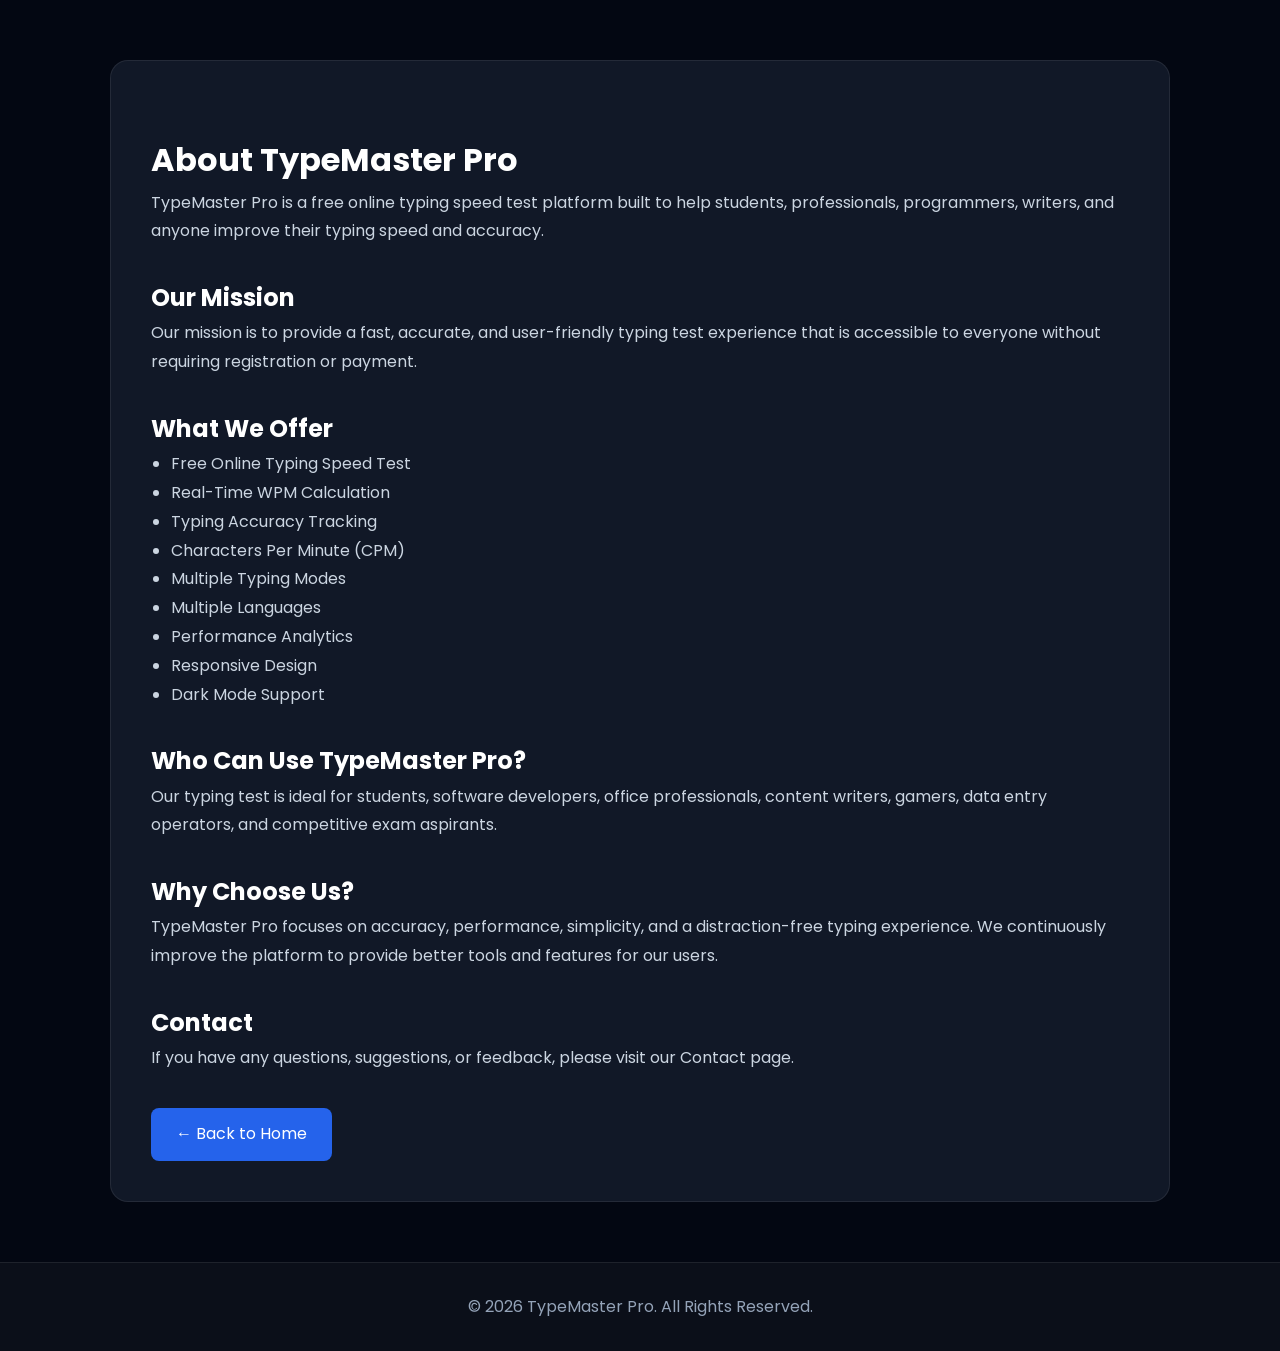
<file: about.html>
<!DOCTYPE html>
<html lang="en">

<head>

<meta charset="UTF-8">
<meta name="viewport" content="width=device-width, initial-scale=1.0">

<title>About Us | TypeMaster Pro</title>

<meta name="description" content="Learn about TypeMaster Pro, a free online typing speed test platform designed to help users improve typing speed, accuracy, and productivity.">

<meta name="robots" content="index, follow">

<link rel="canonical" href="https://typemaster-pro.karanmorehub.com/about.html">

<link rel="icon" href="assets/images/favicon.png">

<link rel="stylesheet" href="style.css">

<style>

body{
font-family:Poppins,sans-serif;
background:#030712;
color:#fff;
margin:0;
line-height:1.8;
}

.container{
max-width:1100px;
margin:auto;
padding:60px 20px;
}

.card{
background:#111827;
padding:40px;
border-radius:18px;
border:1px solid rgba(255,255,255,.08);
}

h1,h2{
margin-top:30px;
}

p{
color:#cbd5e1;
}

ul{
color:#cbd5e1;
padding-left:20px;
}

.back-btn{
display:inline-block;
margin-top:35px;
padding:12px 25px;
background:#2563eb;
color:#fff;
text-decoration:none;
border-radius:8px;
}

footer{
text-align:center;
padding:30px;
color:#94a3b8;
}

</style>

</head>

<body>

<div class="container">

<div class="card">

<h1>About TypeMaster Pro</h1>

<p>

TypeMaster Pro is a free online typing speed test platform built to help students, professionals, programmers, writers, and anyone improve their typing speed and accuracy.

</p>

<h2>Our Mission</h2>

<p>

Our mission is to provide a fast, accurate, and user-friendly typing test experience that is accessible to everyone without requiring registration or payment.

</p>

<h2>What We Offer</h2>

<ul>

<li>Free Online Typing Speed Test</li>

<li>Real-Time WPM Calculation</li>

<li>Typing Accuracy Tracking</li>

<li>Characters Per Minute (CPM)</li>

<li>Multiple Typing Modes</li>

<li>Multiple Languages</li>

<li>Performance Analytics</li>

<li>Responsive Design</li>

<li>Dark Mode Support</li>

</ul>

<h2>Who Can Use TypeMaster Pro?</h2>

<p>

Our typing test is ideal for students, software developers, office professionals, content writers, gamers, data entry operators, and competitive exam aspirants.

</p>

<h2>Why Choose Us?</h2>

<p>

TypeMaster Pro focuses on accuracy, performance, simplicity, and a distraction-free typing experience. We continuously improve the platform to provide better tools and features for our users.

</p>

<h2>Contact</h2>

<p>

If you have any questions, suggestions, or feedback, please visit our Contact page.

</p>

<a href="index.html" class="back-btn">← Back to Home</a>

</div>

</div>

<footer>

© 2026 TypeMaster Pro. All Rights Reserved.

</footer>

</body>

</html>
</file>
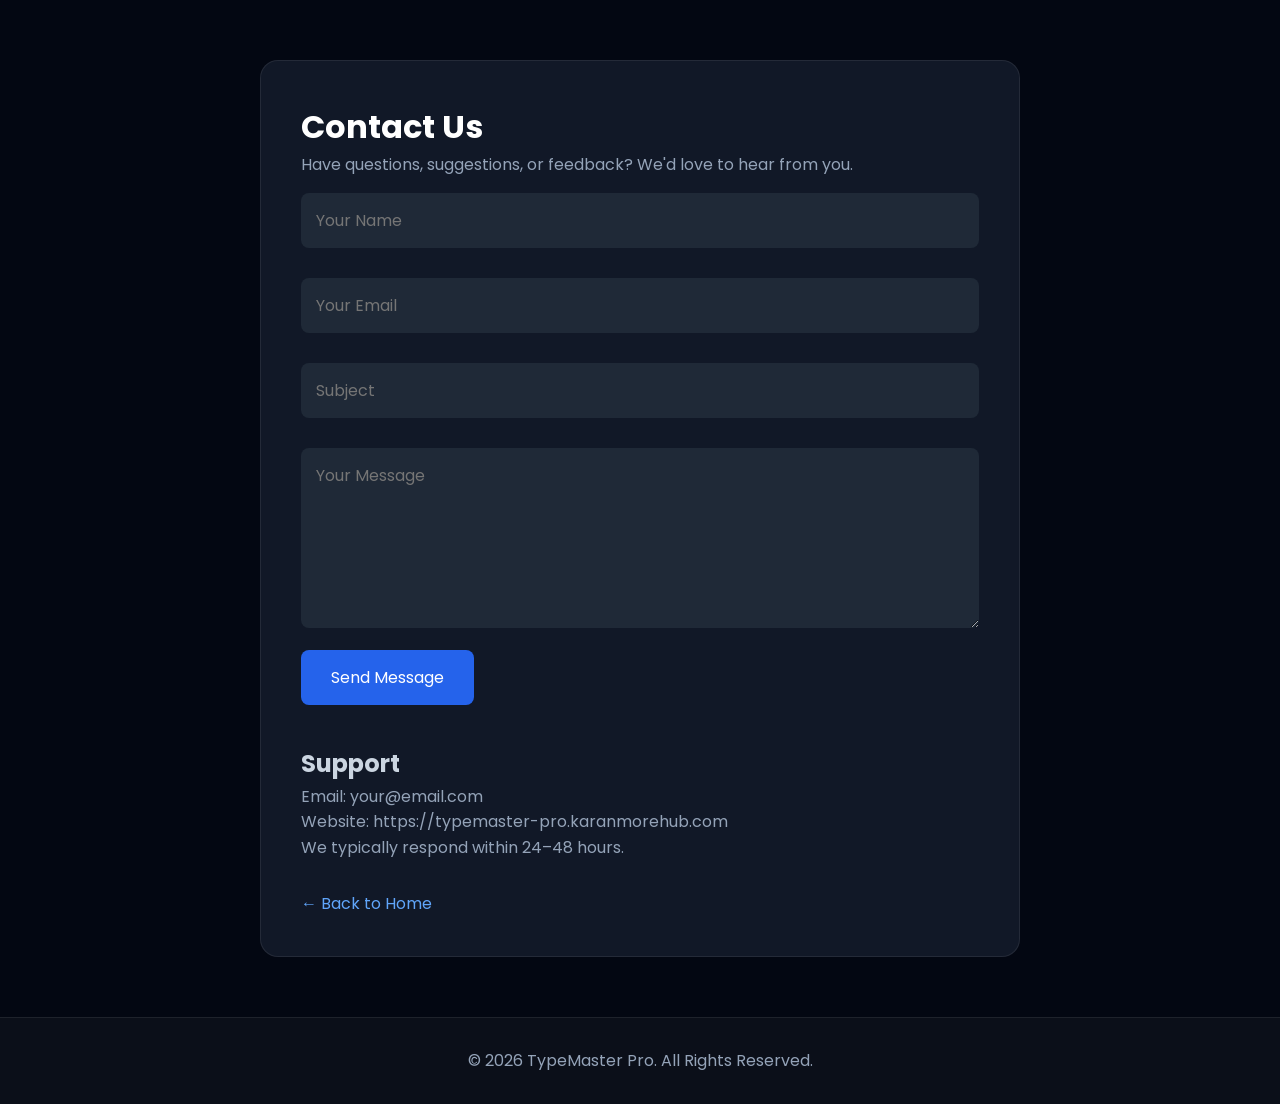
<file: contact.html>
<!DOCTYPE html>
<html lang="en">

<head>

<meta charset="UTF-8">
<meta name="viewport" content="width=device-width, initial-scale=1.0">

<title>Contact Us | TypeMaster Pro</title>

<meta name="description" content="Contact TypeMaster Pro for support, feedback, business inquiries, or suggestions.">

<meta name="robots" content="index, follow">

<link rel="canonical" href="https://typemaster-pro.karanmorehub.com/contact.html">

<link rel="icon" href="assets/images/favicon.png">

<link rel="stylesheet" href="style.css">

<style>

body{
font-family:Poppins,sans-serif;
background:#030712;
color:#fff;
margin:0;
}

.container{
max-width:800px;
margin:auto;
padding:60px 20px;
}

.card{
background:#111827;
padding:40px;
border-radius:18px;
border:1px solid rgba(255,255,255,.08);
}

input,
textarea{
width:100%;
padding:15px;
margin:15px 0;
border:none;
border-radius:8px;
background:#1f2937;
color:#fff;
font-size:16px;
box-sizing:border-box;
}

button{
padding:15px 30px;
background:#2563eb;
border:none;
color:#fff;
border-radius:8px;
cursor:pointer;
font-size:16px;
}

button:hover{
background:#1d4ed8;
}

.info{
margin-top:40px;
color:#cbd5e1;
}

.back-btn{
display:inline-block;
margin-top:30px;
color:#60a5fa;
text-decoration:none;
}

footer{
text-align:center;
padding:30px;
color:#94a3b8;
}

</style>

</head>

<body>

<div class="container">

<div class="card">

<h1>Contact Us</h1>

<p>

Have questions, suggestions, or feedback? We'd love to hear from you.

</p>

<form>

<input type="text" placeholder="Your Name" required>

<input type="email" placeholder="Your Email" required>

<input type="text" placeholder="Subject" required>

<textarea rows="6" placeholder="Your Message" required></textarea>

<button type="submit">

Send Message

</button>

</form>

<div class="info">

<h2>Support</h2>

<p>

Email: your@email.com

</p>

<p>

Website: https://typemaster-pro.karanmorehub.com

</p>

<p>

We typically respond within 24–48 hours.

</p>

</div>

<a href="index.html" class="back-btn">

← Back to Home

</a>

</div>

</div>

<footer>

© 2026 TypeMaster Pro. All Rights Reserved.

</footer>

</body>

</html>
</file>
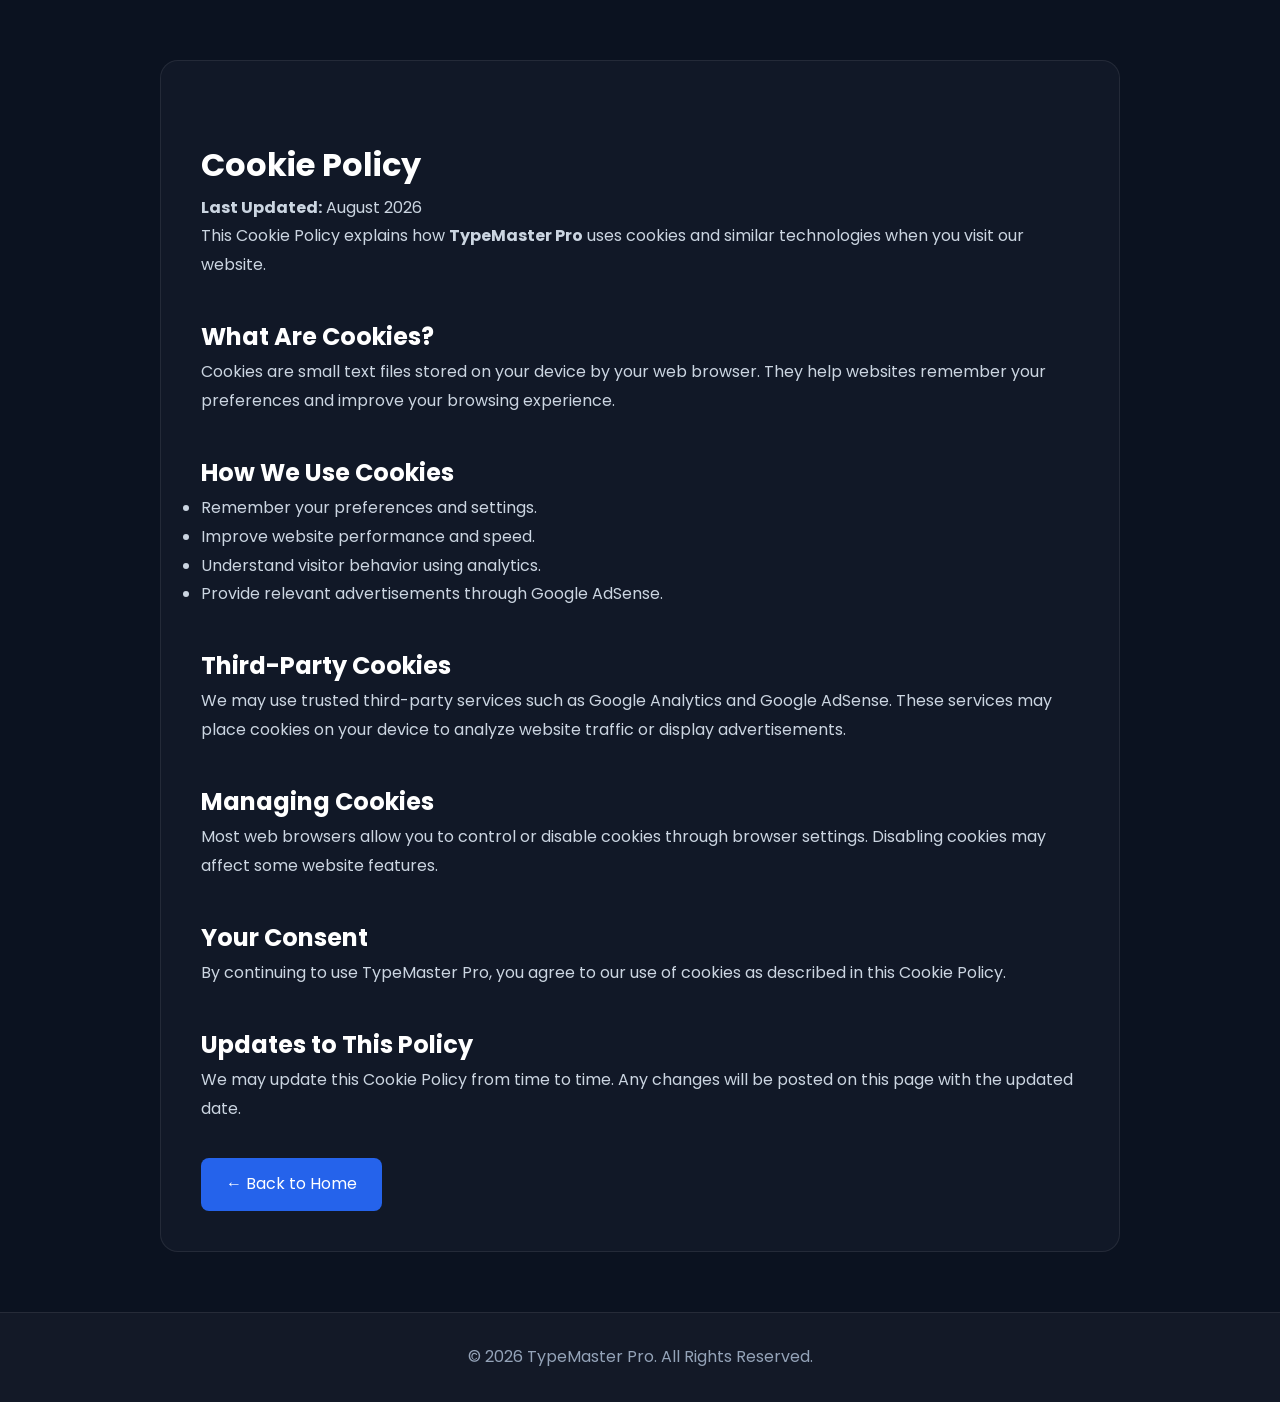
<file: cookie-policy.html>
<!DOCTYPE html>
<html lang="en">

<head>

<meta charset="UTF-8">
<meta name="viewport" content="width=device-width, initial-scale=1.0">

<title>Cookie Policy | TypeMaster Pro</title>

<meta name="description" content="Read the Cookie Policy of TypeMaster Pro to understand how cookies are used to improve your browsing experience.">

<meta name="robots" content="index, follow">

<link rel="canonical" href="https://typemaster-pro.karanmorehub.com/cookie-policy.html">

<link rel="icon" href="assets/images/favicon.png">

<link rel="stylesheet" href="style.css">

<style>

body{
background:#0b1220;
color:#fff;
font-family:Poppins,sans-serif;
line-height:1.8;
margin:0;
}

.container{
max-width:1000px;
margin:auto;
padding:60px 20px;
}

.card{
background:#111827;
padding:40px;
border-radius:18px;
border:1px solid rgba(255,255,255,.08);
}

h1,h2{
margin-top:35px;
}

p,li{
color:#cbd5e1;
}

a{
color:#60a5fa;
text-decoration:none;
}

.back-btn{
display:inline-block;
margin-top:35px;
padding:12px 25px;
background:#2563eb;
color:#fff;
border-radius:8px;
}

footer{
text-align:center;
padding:30px;
color:#94a3b8;
}

</style>

</head>

<body>

<div class="container">

<div class="card">

<h1>Cookie Policy</h1>

<p><strong>Last Updated:</strong> August 2026</p>

<p>
This Cookie Policy explains how <strong>TypeMaster Pro</strong> uses cookies and similar technologies when you visit our website.
</p>

<h2>What Are Cookies?</h2>

<p>
Cookies are small text files stored on your device by your web browser. They help websites remember your preferences and improve your browsing experience.
</p>

<h2>How We Use Cookies</h2>

<ul>
<li>Remember your preferences and settings.</li>
<li>Improve website performance and speed.</li>
<li>Understand visitor behavior using analytics.</li>
<li>Provide relevant advertisements through Google AdSense.</li>
</ul>

<h2>Third-Party Cookies</h2>

<p>
We may use trusted third-party services such as Google Analytics and Google AdSense. These services may place cookies on your device to analyze website traffic or display advertisements.
</p>

<h2>Managing Cookies</h2>

<p>
Most web browsers allow you to control or disable cookies through browser settings. Disabling cookies may affect some website features.
</p>

<h2>Your Consent</h2>

<p>
By continuing to use TypeMaster Pro, you agree to our use of cookies as described in this Cookie Policy.
</p>

<h2>Updates to This Policy</h2>

<p>
We may update this Cookie Policy from time to time. Any changes will be posted on this page with the updated date.
</p>

<a href="index.html" class="back-btn">← Back to Home</a>

</div>

</div>

<footer>

© 2026 TypeMaster Pro. All Rights Reserved.

</footer>

</body>

</html>
</file>
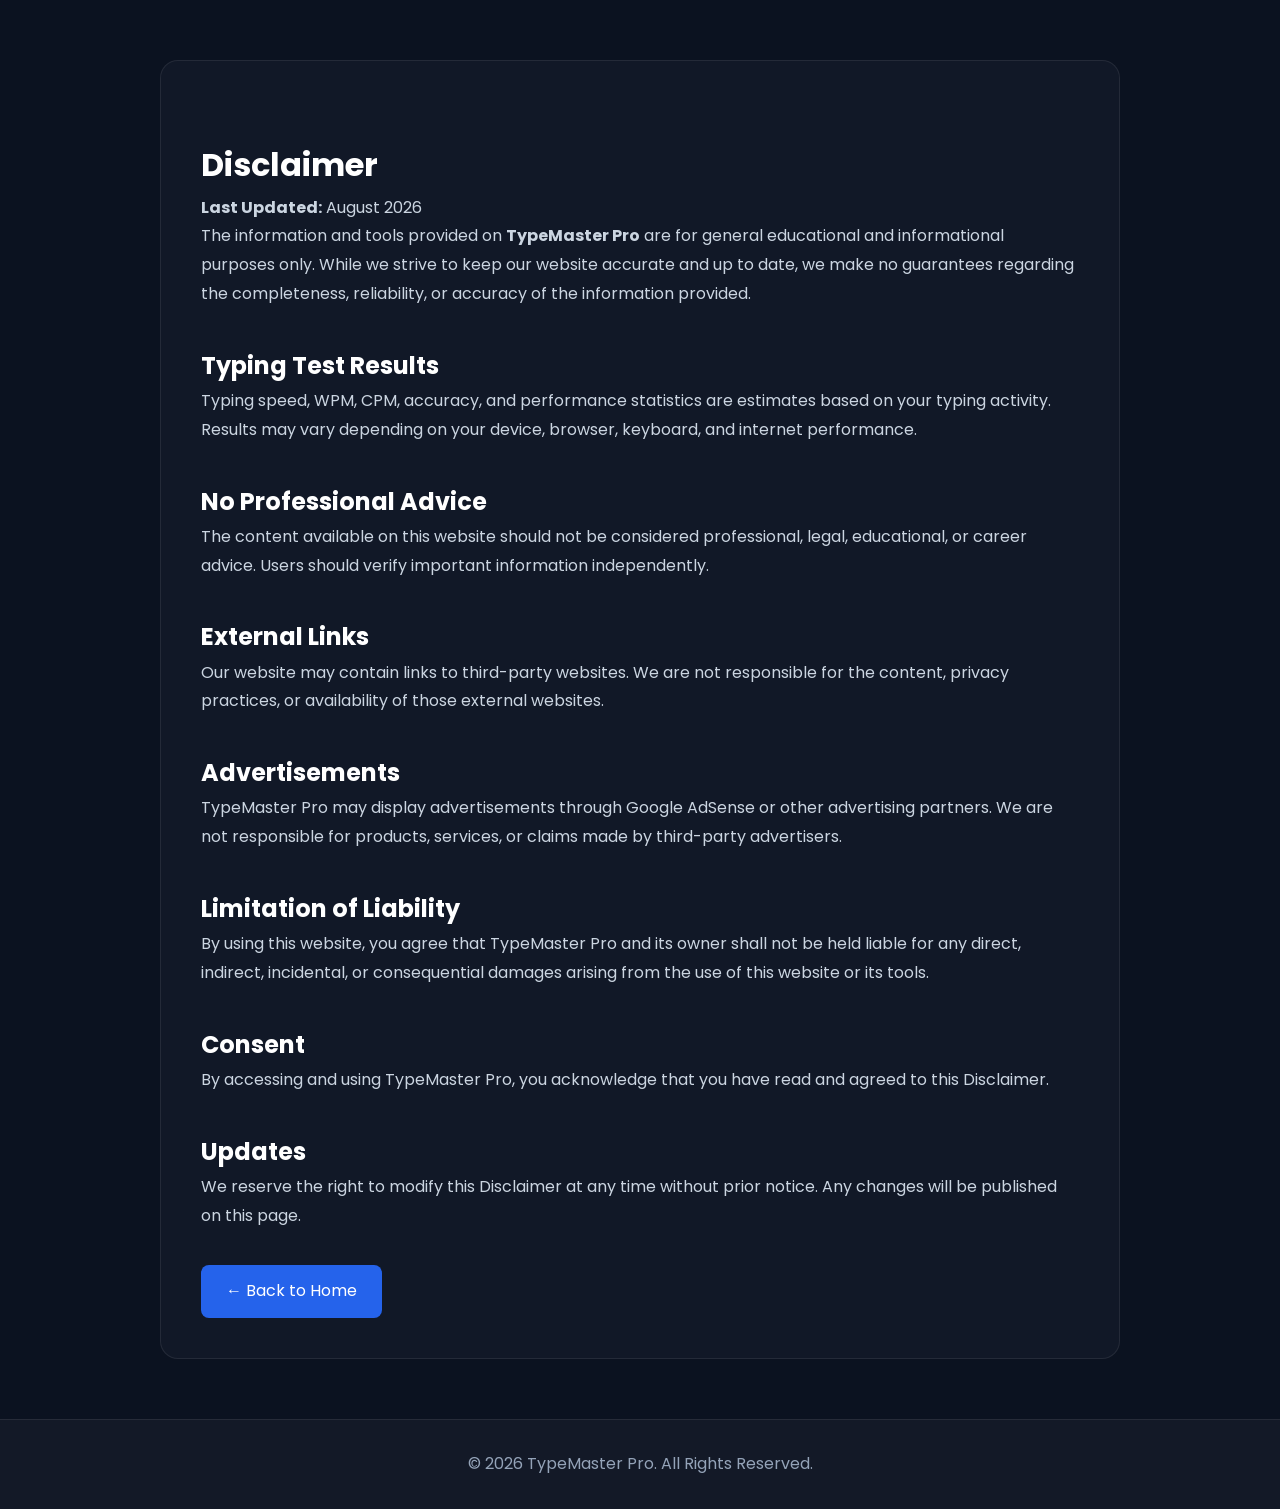
<file: disclaimer.html>
<!DOCTYPE html>
<html lang="en">

<head>

<meta charset="UTF-8">
<meta name="viewport" content="width=device-width, initial-scale=1.0">

<title>Disclaimer | TypeMaster Pro</title>

<meta name="description" content="Read the Disclaimer of TypeMaster Pro regarding the use of our online typing speed test platform.">

<meta name="robots" content="index, follow">

<link rel="canonical" href="https://typemaster-pro.karanmorehub.com/disclaimer.html">

<link rel="icon" href="assets/images/favicon.png">

<link rel="stylesheet" href="style.css">

<style>

body{
background:#0b1220;
color:#fff;
font-family:Poppins,sans-serif;
line-height:1.8;
margin:0;
}

.container{
max-width:1000px;
margin:auto;
padding:60px 20px;
}

.card{
background:#111827;
padding:40px;
border-radius:18px;
border:1px solid rgba(255,255,255,.08);
}

h1,h2{
margin-top:35px;
}

p,li{
color:#cbd5e1;
}

a{
color:#60a5fa;
text-decoration:none;
}

.back-btn{
display:inline-block;
margin-top:35px;
padding:12px 25px;
background:#2563eb;
color:#fff;
border-radius:8px;
}

footer{
text-align:center;
padding:30px;
color:#94a3b8;
}

</style>

</head>

<body>

<div class="container">

<div class="card">

<h1>Disclaimer</h1>

<p><strong>Last Updated:</strong> August 2026</p>

<p>
The information and tools provided on <strong>TypeMaster Pro</strong> are for general educational and informational purposes only. While we strive to keep our website accurate and up to date, we make no guarantees regarding the completeness, reliability, or accuracy of the information provided.
</p>

<h2>Typing Test Results</h2>

<p>
Typing speed, WPM, CPM, accuracy, and performance statistics are estimates based on your typing activity. Results may vary depending on your device, browser, keyboard, and internet performance.
</p>

<h2>No Professional Advice</h2>

<p>
The content available on this website should not be considered professional, legal, educational, or career advice. Users should verify important information independently.
</p>

<h2>External Links</h2>

<p>
Our website may contain links to third-party websites. We are not responsible for the content, privacy practices, or availability of those external websites.
</p>

<h2>Advertisements</h2>

<p>
TypeMaster Pro may display advertisements through Google AdSense or other advertising partners. We are not responsible for products, services, or claims made by third-party advertisers.
</p>

<h2>Limitation of Liability</h2>

<p>
By using this website, you agree that TypeMaster Pro and its owner shall not be held liable for any direct, indirect, incidental, or consequential damages arising from the use of this website or its tools.
</p>

<h2>Consent</h2>

<p>
By accessing and using TypeMaster Pro, you acknowledge that you have read and agreed to this Disclaimer.
</p>

<h2>Updates</h2>

<p>
We reserve the right to modify this Disclaimer at any time without prior notice. Any changes will be published on this page.
</p>

<a href="index.html" class="back-btn">← Back to Home</a>

</div>

</div>

<footer>

© 2026 TypeMaster Pro. All Rights Reserved.

</footer>

</body>

</html>
</file>
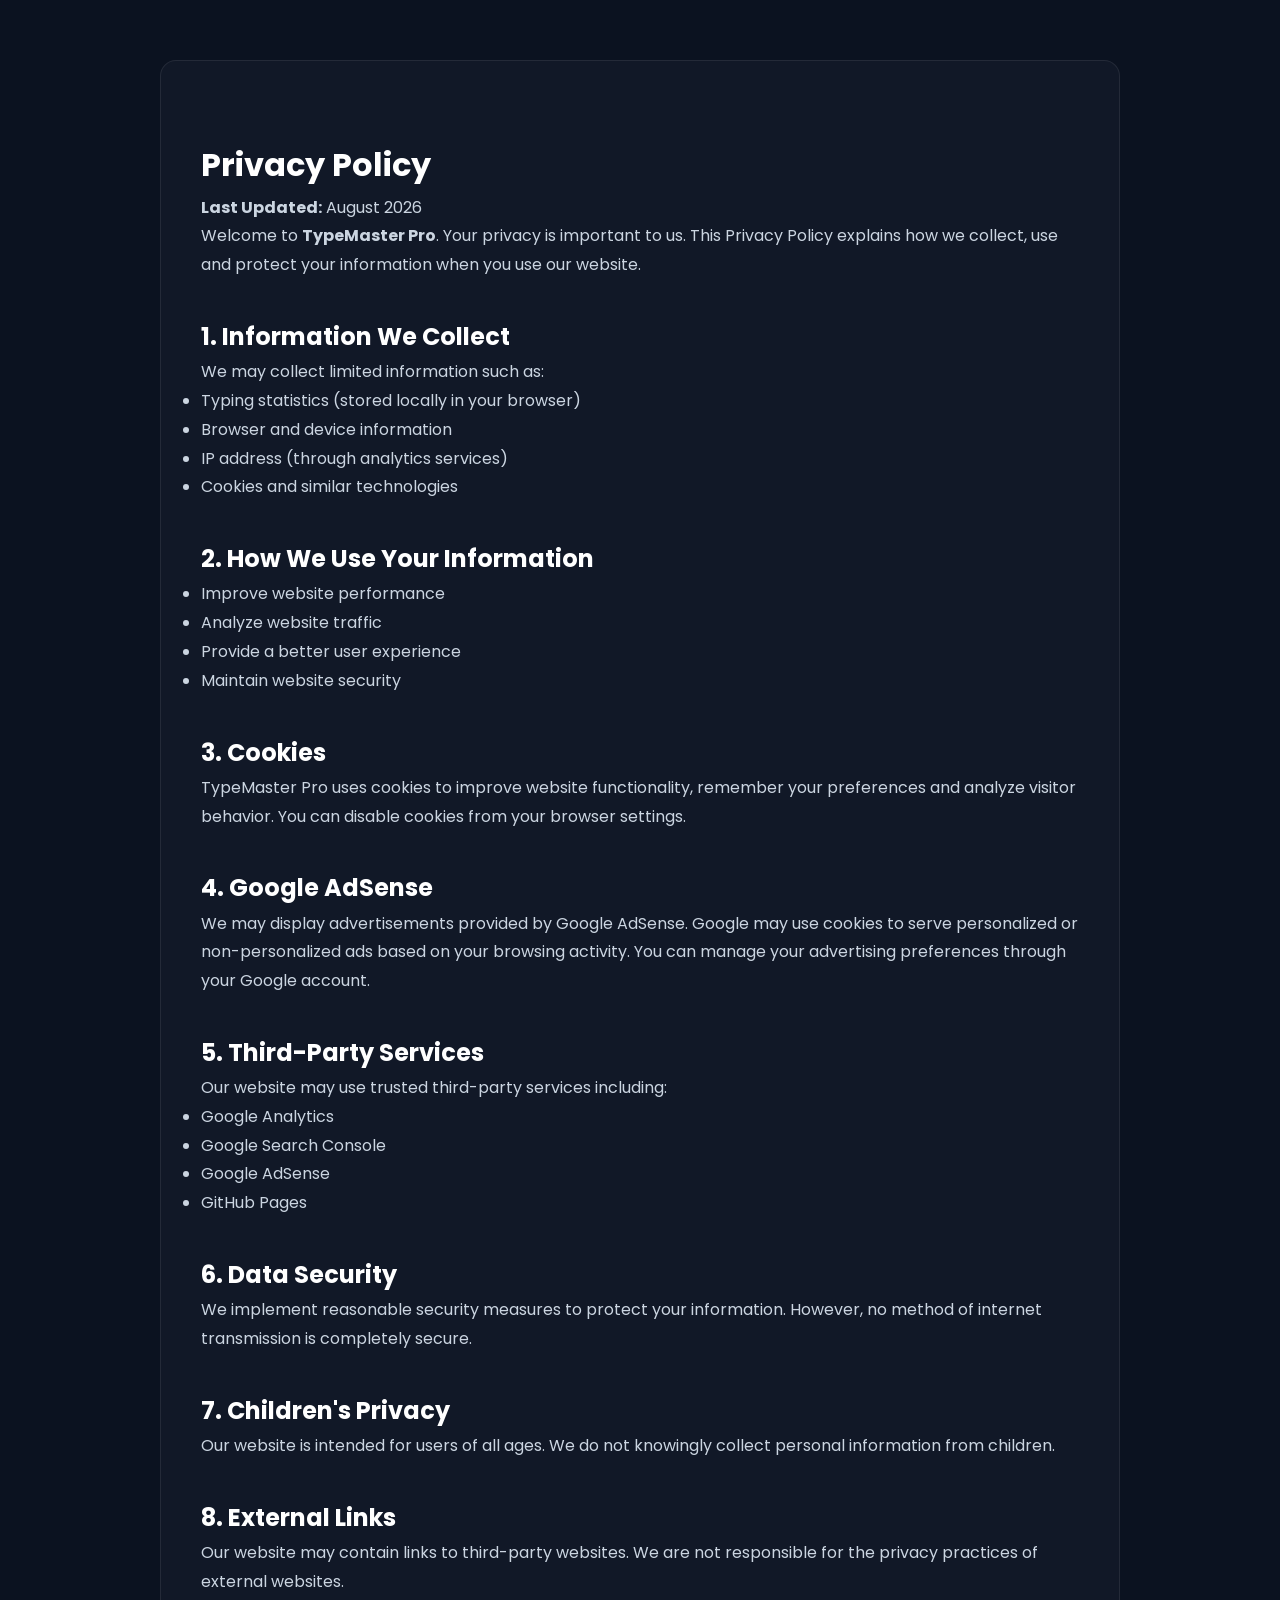
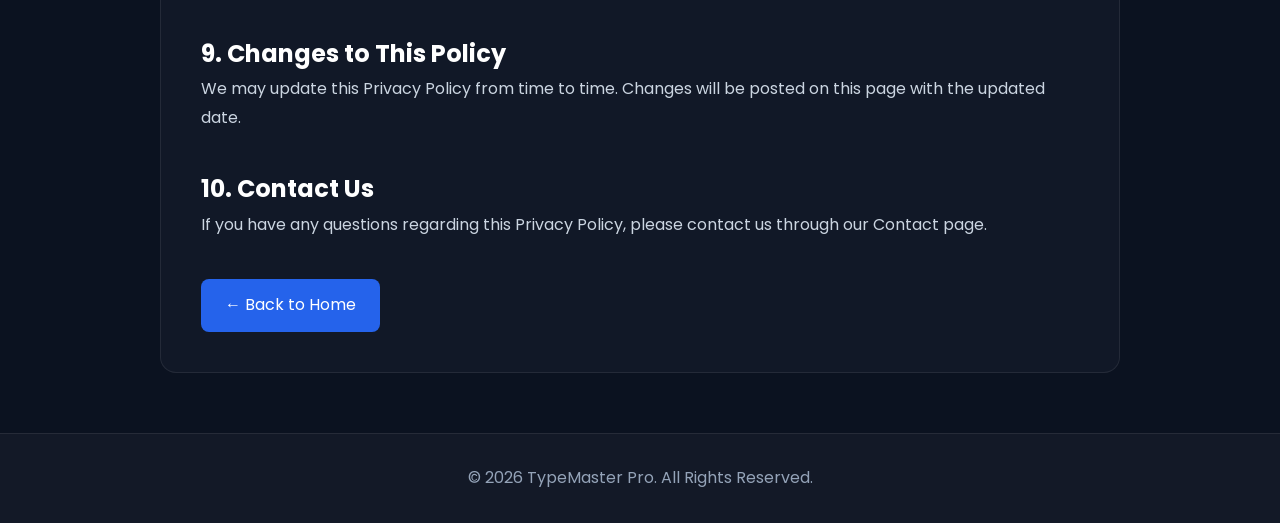
<file: privacy-policy.html>
<!DOCTYPE html>
<html lang="en">

<head>
    <meta charset="UTF-8">
    <meta name="viewport" content="width=device-width, initial-scale=1.0">

    <title>Privacy Policy | TypeMaster Pro</title>

    <meta name="description"
        content="Read the Privacy Policy of TypeMaster Pro to understand how we collect, use and protect your information while using our typing speed test platform.">

    <meta name="robots" content="index, follow">

    <link rel="canonical" href="https://typemaster-pro.karanmorehub.com/privacy-policy.html">

    <link rel="icon" href="assets/images/favicon.png">

    <link rel="stylesheet" href="style.css">

    <style>
        body{
            font-family:Poppins,sans-serif;
            background:#0b1220;
            color:#fff;
            line-height:1.8;
        }

        .container{
            max-width:1000px;
            margin:auto;
            padding:60px 20px;
        }

        h1,h2{
            color:#fff;
            margin-top:35px;
        }

        p,li{
            color:#cbd5e1;
        }

        a{
            color:#38bdf8;
            text-decoration:none;
        }

        .card{
            background:#111827;
            padding:40px;
            border-radius:16px;
            border:1px solid rgba(255,255,255,.08);
        }

        .back-btn{
            display:inline-block;
            margin-top:40px;
            padding:12px 24px;
            background:#2563eb;
            color:#fff;
            border-radius:8px;
        }

        footer{
            text-align:center;
            padding:30px;
            color:#94a3b8;
        }
    </style>
</head>

<body>

<div class="container">

<div class="card">

<h1>Privacy Policy</h1>

<p><strong>Last Updated:</strong> August 2026</p>

<p>
Welcome to <strong>TypeMaster Pro</strong>. Your privacy is important to us.
This Privacy Policy explains how we collect, use and protect your information
when you use our website.
</p>

<h2>1. Information We Collect</h2>

<p>
We may collect limited information such as:
</p>

<ul>
<li>Typing statistics (stored locally in your browser)</li>
<li>Browser and device information</li>
<li>IP address (through analytics services)</li>
<li>Cookies and similar technologies</li>
</ul>

<h2>2. How We Use Your Information</h2>

<ul>
<li>Improve website performance</li>
<li>Analyze website traffic</li>
<li>Provide a better user experience</li>
<li>Maintain website security</li>
</ul>

<h2>3. Cookies</h2>

<p>
TypeMaster Pro uses cookies to improve website functionality,
remember your preferences and analyze visitor behavior.
You can disable cookies from your browser settings.
</p>

<h2>4. Google AdSense</h2>

<p>
We may display advertisements provided by Google AdSense.
Google may use cookies to serve personalized or non-personalized ads
based on your browsing activity. You can manage your advertising
preferences through your Google account.
</p>

<h2>5. Third-Party Services</h2>

<p>
Our website may use trusted third-party services including:
</p>

<ul>
<li>Google Analytics</li>
<li>Google Search Console</li>
<li>Google AdSense</li>
<li>GitHub Pages</li>
</ul>

<h2>6. Data Security</h2>

<p>
We implement reasonable security measures to protect your information.
However, no method of internet transmission is completely secure.
</p>

<h2>7. Children's Privacy</h2>

<p>
Our website is intended for users of all ages. We do not knowingly
collect personal information from children.
</p>

<h2>8. External Links</h2>

<p>
Our website may contain links to third-party websites.
We are not responsible for the privacy practices of external websites.
</p>

<h2>9. Changes to This Policy</h2>

<p>
We may update this Privacy Policy from time to time.
Changes will be posted on this page with the updated date.
</p>

<h2>10. Contact Us</h2>

<p>
If you have any questions regarding this Privacy Policy,
please contact us through our Contact page.
</p>

<a href="index.html" class="back-btn">
← Back to Home
</a>

</div>

</div>

<footer>

© 2026 TypeMaster Pro. All Rights Reserved.

</footer>

</body>
</html>
</file>
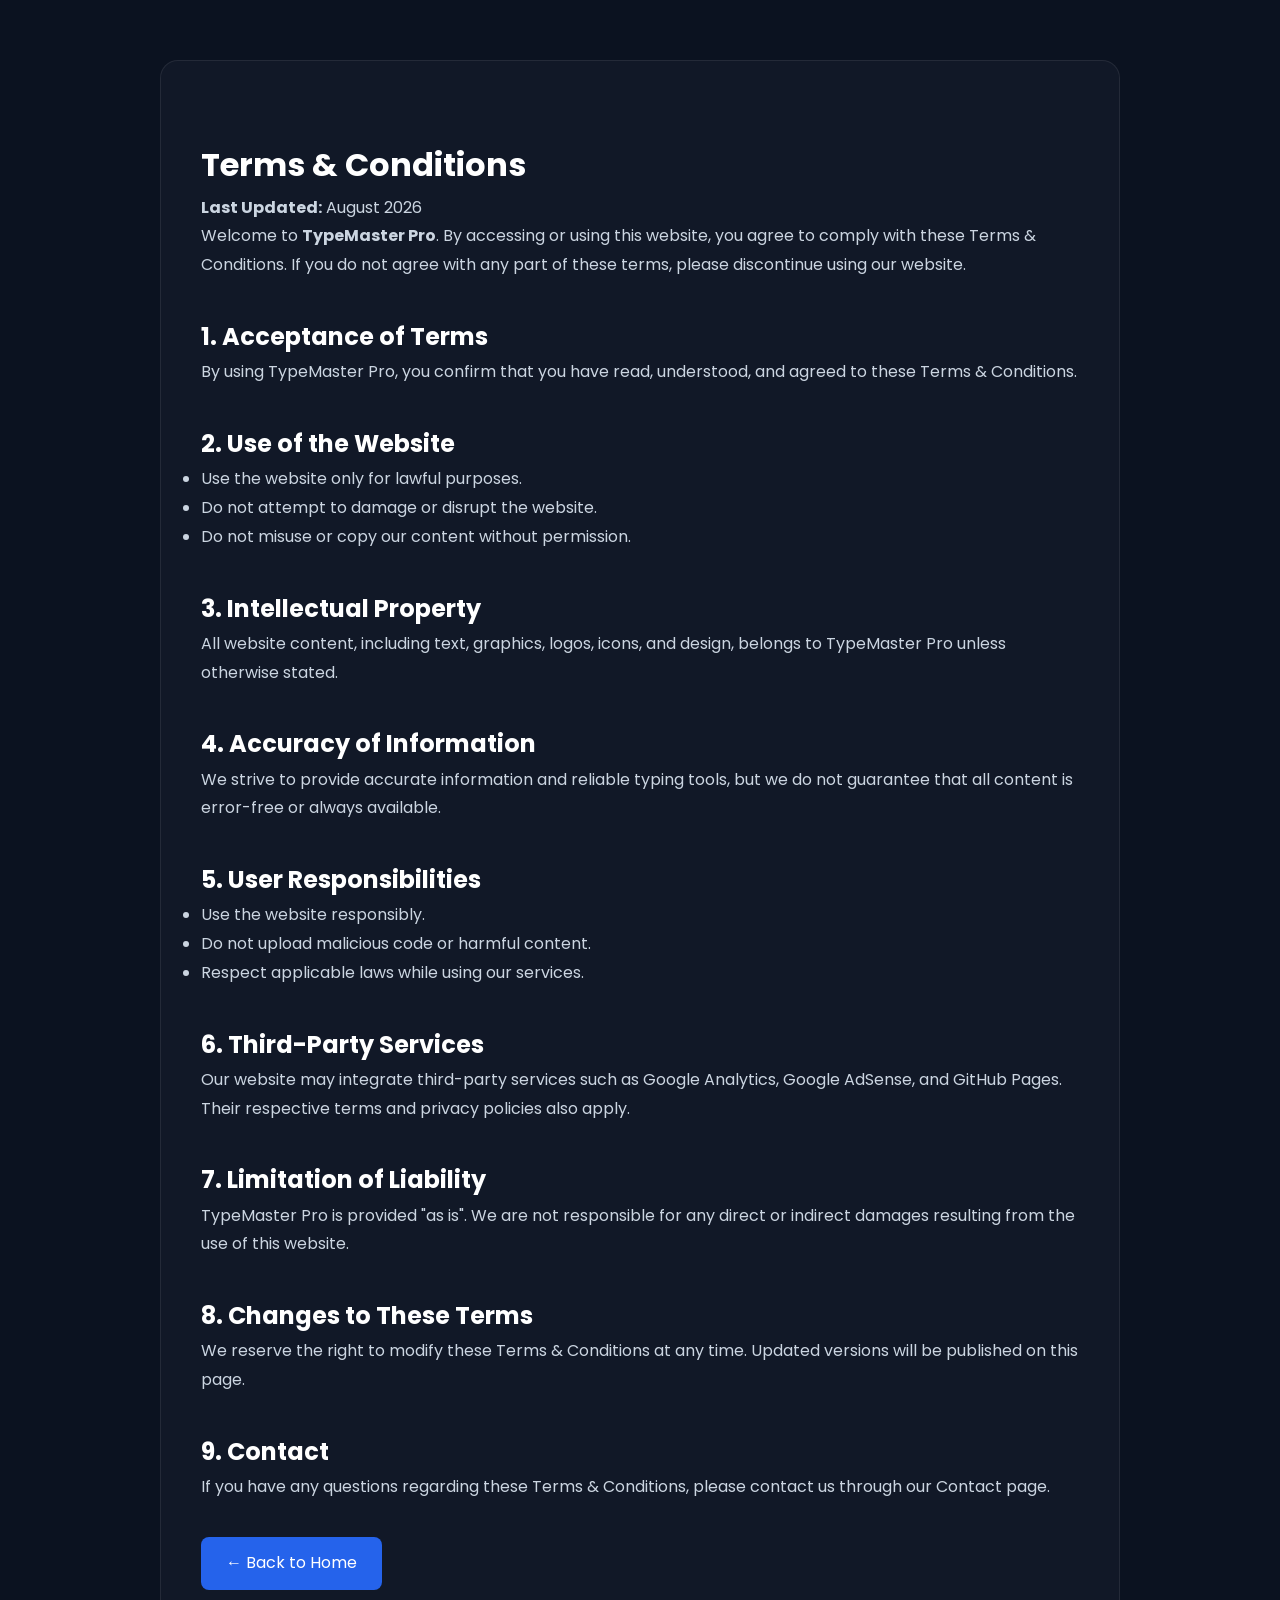
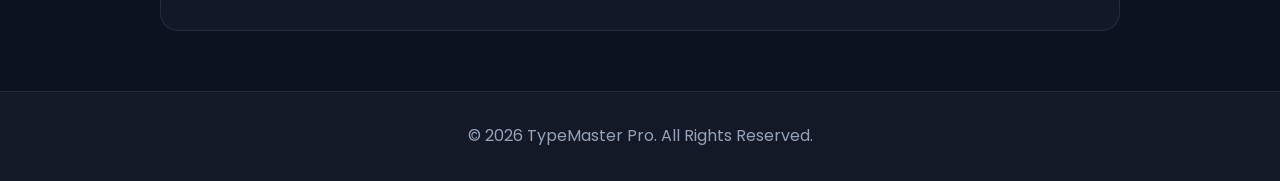
<file: terms-and-conditions.html>
<!DOCTYPE html>
<html lang="en">

<head>

<meta charset="UTF-8">
<meta name="viewport" content="width=device-width, initial-scale=1.0">

<title>Terms & Conditions | TypeMaster Pro</title>

<meta name="description" content="Read the Terms and Conditions for using TypeMaster Pro, our free online typing speed test platform.">

<meta name="robots" content="index, follow">

<link rel="canonical" href="https://typemaster-pro.karanmorehub.com/terms-and-conditions.html">

<link rel="icon" href="assets/images/favicon.png">

<link rel="stylesheet" href="style.css">

<style>

body{
background:#0b1220;
color:#fff;
font-family:Poppins,sans-serif;
line-height:1.8;
margin:0;
}

.container{
max-width:1000px;
margin:auto;
padding:60px 20px;
}

.card{
background:#111827;
padding:40px;
border-radius:18px;
border:1px solid rgba(255,255,255,.08);
}

h1,h2{
margin-top:35px;
}

p,li{
color:#cbd5e1;
}

a{
color:#60a5fa;
text-decoration:none;
}

.back-btn{
display:inline-block;
margin-top:35px;
padding:12px 25px;
background:#2563eb;
color:#fff;
border-radius:8px;
}

footer{
text-align:center;
padding:30px;
color:#94a3b8;
}

</style>

</head>

<body>

<div class="container">

<div class="card">

<h1>Terms & Conditions</h1>

<p><strong>Last Updated:</strong> August 2026</p>

<p>
Welcome to <strong>TypeMaster Pro</strong>. By accessing or using this website, you agree to comply with these Terms & Conditions. If you do not agree with any part of these terms, please discontinue using our website.
</p>

<h2>1. Acceptance of Terms</h2>

<p>
By using TypeMaster Pro, you confirm that you have read, understood, and agreed to these Terms & Conditions.
</p>

<h2>2. Use of the Website</h2>

<ul>
<li>Use the website only for lawful purposes.</li>
<li>Do not attempt to damage or disrupt the website.</li>
<li>Do not misuse or copy our content without permission.</li>
</ul>

<h2>3. Intellectual Property</h2>

<p>
All website content, including text, graphics, logos, icons, and design, belongs to TypeMaster Pro unless otherwise stated.
</p>

<h2>4. Accuracy of Information</h2>

<p>
We strive to provide accurate information and reliable typing tools, but we do not guarantee that all content is error-free or always available.
</p>

<h2>5. User Responsibilities</h2>

<ul>
<li>Use the website responsibly.</li>
<li>Do not upload malicious code or harmful content.</li>
<li>Respect applicable laws while using our services.</li>
</ul>

<h2>6. Third-Party Services</h2>

<p>
Our website may integrate third-party services such as Google Analytics, Google AdSense, and GitHub Pages. Their respective terms and privacy policies also apply.
</p>

<h2>7. Limitation of Liability</h2>

<p>
TypeMaster Pro is provided "as is". We are not responsible for any direct or indirect damages resulting from the use of this website.
</p>

<h2>8. Changes to These Terms</h2>

<p>
We reserve the right to modify these Terms & Conditions at any time. Updated versions will be published on this page.
</p>

<h2>9. Contact</h2>

<p>
If you have any questions regarding these Terms & Conditions, please contact us through our Contact page.
</p>

<a href="index.html" class="back-btn">← Back to Home</a>

</div>

</div>

<footer>

© 2026 TypeMaster Pro. All Rights Reserved.

</footer>

</body>

</html>
</file>
<file: style.css>
@import url('https://fonts.googleapis.com/css2?family=Poppins:wght@300;400;500;600;700;800&display=swap');


*{
margin:0;
padding:0;
box-sizing:border-box;
font-family:'Poppins',sans-serif;
}

html{
scroll-behavior:smooth;
}

body{

background:#030712;

color:#fff;

overflow-x:hidden;

line-height:1.6;

}



:root{

--bg:#030712;

--surface:#111827;

--surface2:#1E293B;

--primary:#00E5FF;

--secondary:#7C3AED;

--blue:#3B82F6;

--green:#22C55E;

--red:#EF4444;

--yellow:#FACC15;

--text:#F8FAFC;

--muted:#94A3B8;

--border:rgba(255,255,255,.08);

--glass:rgba(255,255,255,.06);

--shadow:0 25px 60px rgba(0,0,0,.45);

--radius:22px;

}


.container{

width:min(1280px,92%);

margin:auto;

}

section{

padding:110px 0;

position:relative;

}


h1,h2,h3,h4{

font-weight:700;

}

p{

color:var(--muted);

}


a{

text-decoration:none;

color:inherit;

}

button{

cursor:pointer;

border:none;

outline:none;

transition:.35s;

}


img{

display:block;

max-width:100%;

}


::-webkit-scrollbar{

width:10px;

}

::-webkit-scrollbar-track{

background:#020617;

}

::-webkit-scrollbar-thumb{

background:linear-gradient(

180deg,

#00E5FF,

#7C3AED

);

border-radius:50px;

}

::selection{

background:#00E5FF;

color:#000;

}



.live-stats{

    display:flex;

    justify-content:space-between;

    align-items:center;

    gap:20px;

    margin-top:40px;

}


.live-card{

    flex:1;

    text-align:center;

    padding:25px;

    min-width:150px;

}

#loader{

position:fixed;

inset:0;
transition: .5s ease;

background:#030712;

display:flex;

justify-content:center;

align-items:center;

flex-direction:column;

z-index:99999;

}

.loader-ring{

width:90px;

height:90px;

border-radius:50%;

border:6px solid rgba(255,255,255,.08);

border-top:6px solid var(--primary);

animation:spin 1s linear infinite;

}

#loader h2{

margin-top:25px;

font-size:30px;

letter-spacing:2px;

}

@keyframes spin{

100%{

transform:rotate(360deg);

}

}

@media(max-width:768px){

.live-stats{

    flex-direction:column;

}

}



.aurora-bg{

position:fixed;

inset:0;

overflow:hidden;

z-index:-3;

}

.orb{

position:absolute;

border-radius:50%;

filter:blur(140px);

opacity:.25;

animation:float 18s infinite alternate;

}

.orb-1{

width:500px;

height:500px;

background:#00E5FF;

top:-150px;

left:-120px;

}

.orb-2{

width:450px;

height:450px;

background:#7C3AED;

right:-150px;

top:120px;

}

.orb-3{

width:380px;

height:380px;

background:#3B82F6;

left:30%;

bottom:-120px;

}

.orb-4{

width:300px;

height:300px;

background:#22C55E;

right:20%;

bottom:5%;

}

@keyframes float{

100%{

transform:

translateY(-60px)

translateX(40px)

scale(1.1);

}

}


.cursor-glow{

position:fixed;

width:260px;

height:260px;

border-radius:50%;

background:

radial-gradient(circle,

rgba(0,229,255,.18),

transparent 70%);

pointer-events:none;

transform:translate(-50%,-50%);

z-index:-1;

}

.header{

position:fixed;

top:0;

left:0;

width:100%;

padding:18px 0;

z-index:1000;

backdrop-filter:blur(20px);

background:rgba(3,7,18,.45);

border-bottom:1px solid rgba(255,255,255,.08);

transition:.35s;

}

.header.scrolled{

padding:14px 0;

background:rgba(3,7,18,.85);

box-shadow:0 15px 40px rgba(0,0,0,.30);

}

.navbar{

display:flex;

align-items:center;

justify-content:space-between;

gap:40px;

}

.logo{

display:flex;

align-items:center;

gap:12px;

font-size:28px;

font-weight:700;

color:#fff;

}

.logo i{

font-size:34px;

color:var(--primary);

}

.logo span{

background:linear-gradient(
90deg,
var(--primary),
var(--secondary));

-webkit-background-clip:text;

-webkit-text-fill-color:transparent;

}


.nav-menu{

display:flex;

align-items:center;

gap:34px;

list-style:none;

}

.nav-menu a{

position:relative;

font-size:16px;

font-weight:500;

color:#fff;

transition:.35s;

}

.nav-menu a:hover{

color:var(--primary);

}

.nav-menu a::after{

content:"";

position:absolute;

bottom:-8px;

left:0;

width:0;

height:2px;

background:var(--primary);

transition:.35s;

}

.nav-menu a:hover::after{

width:100%;

}

.nav-actions{

display:flex;

align-items:center;

gap:16px;

}

.theme-btn{

width:48px;

height:48px;

border-radius:50%;

background:var(--glass);

border:1px solid var(--border);

color:#fff;

font-size:18px;

}

.theme-btn:hover{

background:var(--primary);

color:#000;

transform:rotate(180deg);

}

.login-btn{

padding:14px 32px;

border-radius:50px;

font-weight:600;

background:linear-gradient(
135deg,
var(--primary),
var(--blue));

color:#fff;

box-shadow:0 18px 40px rgba(0,229,255,.30);

}

.login-btn:hover{

transform:translateY(-4px);

box-shadow:0 25px 55px rgba(0,229,255,.45);

}

.menu-toggle{

display:none;

background:none;

color:#fff;

font-size:28px;

}

.hero{

padding-top:170px;

min-height:100vh;

display:flex;

align-items:center;

}

.hero-container{

display:grid;

grid-template-columns:1fr 1fr;

gap:70px;

align-items:center;

}

.hero-left{

animation:fadeUp 1s ease;

}

.hero-badge{

display:inline-block;

padding:10px 22px;

background:rgba(255,255,255,.08);

border:1px solid rgba(255,255,255,.08);

border-radius:50px;

margin-bottom:30px;

color:var(--primary);

font-weight:600;

}

.hero h1{

font-size:68px;

line-height:1.1;

margin-bottom:25px;

}

.hero h1 span{

background:linear-gradient(
90deg,
var(--primary),
var(--secondary));

-webkit-background-clip:text;

-webkit-text-fill-color:transparent;

}

.hero p{

font-size:18px;

max-width:620px;

line-height:34px;

margin-bottom:35px;

}


.hero-buttons{

display:flex;

gap:18px;

margin-bottom:50px;

}

#startTyping{

padding:18px 42px;

border-radius:60px;

background:linear-gradient(
135deg,
var(--primary),
var(--blue));

color:#fff;

font-size:17px;

font-weight:600;

display:flex;

align-items:center;

gap:10px;

box-shadow:0 18px 50px rgba(0,229,255,.35);

}

#startTyping:hover{

transform:translateY(-5px);

}

#learnMore{

padding:18px 38px;

border-radius:60px;

background:transparent;

border:1px solid rgba(255,255,255,.12);

color:#fff;

font-size:17px;

}

#learnMore:hover{

background:rgba(255,255,255,.08);

}


.hero-stats{

display:flex;

gap:50px;

}

.hero-stats h2{

font-size:34px;

color:var(--primary);

}

.hero-stats span{

font-size:14px;

color:var(--muted);

}



.typing-preview{

width:100%;

max-width:520px;

padding:28px;

border-radius:26px;

background:rgba(255,255,255,.06);

backdrop-filter:blur(20px);

border:1px solid rgba(255,255,255,.08);

box-shadow:var(--shadow);

animation:floating 5s ease-in-out infinite;

}

.preview-header{

display:flex;

gap:10px;

margin-bottom:28px;

}

.dot{

width:14px;

height:14px;

border-radius:50%;

}

.red{

background:#ff5f56;

}

.yellow{

background:#ffbd2e;

}

.green{

background:#27c93f;

}

.preview-body{

font-size:22px;

line-height:2;

}

.preview-body .correct{

color:var(--green);

}

.preview-body .active{

padding:4px 8px;

border-radius:8px;

background:rgba(124,58,237,.35);

color:#fff;

}

.preview-footer{

display:flex;

justify-content:space-between;

margin-top:35px;

padding-top:20px;

border-top:1px solid rgba(255,255,255,.08);

font-weight:600;

}


@keyframes floating{

50%{

transform:translateY(-16px);

}

}

@keyframes fadeUp{

from{

opacity:0;

transform:translateY(40px);

}

to{

opacity:1;

transform:translateY(0);

}

}


@media(max-width:992px){

.hero-container{

grid-template-columns:1fr;

text-align:center;

}

.hero-buttons{

justify-content:center;

}

.hero-stats{

justify-content:center;

flex-wrap:wrap;

}

.typing-preview{

margin:auto;

}

.nav-menu{

display:none;

}

.menu-toggle{

display:block;

}

}

@media(max-width:576px){

.hero{

padding-top:140px;

}

.hero h1{

font-size:42px;

}

.hero-buttons{

flex-direction:column;

}

#startTyping,

#learnMore{

width:100%;

justify-content:center;

}

.hero-stats{

gap:25px;

}

}


.section-heading{

text-align:center;

margin-bottom:70px;

}

.section-heading span{

display:inline-block;

padding:8px 20px;

border-radius:50px;

background:rgba(0,229,255,.12);

color:var(--primary);

font-size:15px;

font-weight:600;

letter-spacing:1px;

margin-bottom:18px;

}

.section-heading h2{

font-size:52px;

margin-bottom:18px;

line-height:1.2;

}

.section-heading p{

max-width:700px;

margin:auto;

font-size:18px;

line-height:32px;

}



.trusted-section{

padding:70px 0;

}

.trusted-title{

text-align:center;

margin-bottom:35px;

font-size:18px;

color:var(--muted);

}

.trusted-grid{

display:grid;

grid-template-columns:repeat(6,1fr);

gap:22px;

}

.brand-card{

background:rgba(255,255,255,.05);

border:1px solid rgba(255,255,255,.08);

border-radius:18px;

padding:28px;

text-align:center;

transition:.35s;

backdrop-filter:blur(15px);

}

.brand-card i{

font-size:42px;

color:var(--primary);

margin-bottom:16px;

}

.brand-card span{

font-weight:600;

}

.brand-card:hover{

transform:translateY(-10px);

box-shadow:0 20px 45px rgba(0,229,255,.20);

border-color:rgba(0,229,255,.30);

}



.features-grid{

display:grid;

grid-template-columns:repeat(4,1fr);

gap:28px;

}

.feature-card{

padding:35px;

border-radius:24px;

background:rgba(255,255,255,.05);

backdrop-filter:blur(20px);

border:1px solid rgba(255,255,255,.08);

transition:.35s;

position:relative;

overflow:hidden;

}

.feature-card::before{

content:"";

position:absolute;

top:0;

left:-100%;

width:100%;

height:100%;

background:linear-gradient(

90deg,

transparent,

rgba(255,255,255,.08),

transparent

);

transition:.6s;

}

.feature-card:hover::before{

left:100%;

}

.feature-card:hover{

transform:translateY(-12px);

box-shadow:0 25px 55px rgba(0,229,255,.20);

}

.feature-card i{

font-size:48px;

color:var(--primary);

margin-bottom:22px;

}

.feature-card h3{

margin-bottom:15px;

font-size:24px;

}

.feature-card p{

line-height:28px;

}


.stats-grid{

display:grid;

grid-template-columns:repeat(4,1fr);

gap:25px;

}

.stat-card{

padding:45px 20px;

text-align:center;

border-radius:24px;

background:rgba(255,255,255,.05);

border:1px solid rgba(255,255,255,.08);

transition:.35s;

}

.stat-card:hover{

transform:translateY(-10px);

box-shadow:0 20px 50px rgba(124,58,237,.25);

}

.stat-card h2{

font-size:48px;

color:var(--primary);

margin-bottom:10px;

}

.stat-card p{

font-size:16px;

}


.achievement-grid{

display:grid;

grid-template-columns:repeat(4,1fr);

gap:28px;

}

.achievement-card{

padding:35px;

text-align:center;

border-radius:24px;

background:rgba(255,255,255,.05);

border:1px solid rgba(255,255,255,.08);

transition:.35s;

}

.achievement-card:hover{

transform:translateY(-12px);

box-shadow:0 20px 55px rgba(0,229,255,.18);

}

.achievement-icon{

width:90px;

height:90px;

margin:auto;

border-radius:50%;

display:flex;

align-items:center;

justify-content:center;

font-size:42px;

background:linear-gradient(

135deg,

rgba(0,229,255,.20),

rgba(124,58,237,.25)

);

margin-bottom:25px;

}

.achievement-card h3{

font-size:24px;

margin-bottom:10px;

}


.scroll-indicator{

display:flex;

flex-direction:column;

align-items:center;

gap:10px;

margin-top:20px;

color:var(--muted);

animation:bounce 2s infinite;

}

.scroll-indicator i{

font-size:22px;

color:var(--primary);

}

@keyframes bounce{

50%{

transform:translateY(10px);

}

}


@media(max-width:1100px){

.features-grid{

grid-template-columns:repeat(2,1fr);

}

.achievement-grid{

grid-template-columns:repeat(2,1fr);

}

.trusted-grid{

grid-template-columns:repeat(3,1fr);

}

.stats-grid{

grid-template-columns:repeat(2,1fr);

}

}

@media(max-width:768px){

.features-grid,

.achievement-grid,

.stats-grid,

.trusted-grid{

grid-template-columns:1fr;

}

.section-heading h2{

font-size:38px;

}

}


.typing-section{
    padding:120px 0;
}

.typing-toolbar{
    display:flex;
    justify-content:space-between;
    align-items:center;
    gap:20px;
    flex-wrap:wrap;
    margin-bottom:35px;
}

.time-options,
.typing-options{
    display:flex;
    gap:15px;
    flex-wrap:wrap;
}


.time-btn{

    padding:12px 24px;

    background:rgba(255,255,255,.05);

    border:1px solid rgba(255,255,255,.08);

    color:#fff;

    border-radius:50px;

    font-size:15px;

    transition:.3s;

}

.time-btn:hover,
.time-btn.active{

    background:linear-gradient(
        135deg,
        var(--primary),
        var(--secondary)
    );

    color:#fff;

    box-shadow:0 15px 35px rgba(0,229,255,.25);

}


.typing-options select{

    padding:12px 18px;

    border-radius:12px;

    background:rgba(255,255,255,.06);

    border:1px solid rgba(255,255,255,.08);

    color:#fff;

    outline:none;

    font-size:15px;

}

.typing-options option{

    background:#111827;

}




.typing-card{

    background:rgba(255,255,255,.05);

    border:1px solid rgba(255,255,255,.08);

    border-radius:28px;

    padding:35px;

    backdrop-filter:blur(25px);

    box-shadow:var(--shadow);

}


.typing-progress{

    width:100%;

    height:10px;

    background:rgba(255,255,255,.06);

    border-radius:30px;

    overflow:hidden;

    margin-bottom:30px;

}

.typing-progress-fill{

    width:0;

    height:100%;

    background:linear-gradient(
        90deg,
        var(--primary),
        var(--secondary)
    );

    border-radius:30px;

}


.paragraph{

    font-size:27px;

    line-height:2.1;

    color:#9CA3AF;

    user-select:none;

    margin-bottom:35px;

    min-height:170px;

}




.paragraph .correct{

    color:var(--green);

}

.paragraph .incorrect{

    color:var(--red);

    text-decoration:underline;

}


.paragraph .active{

    color:#fff;

    background:rgba(124,58,237,.35);

    border-radius:4px;

}



#typingInput{

    width:100%;

    min-height:170px;

    resize:none;

    border:none;

    outline:none;

    padding:25px;

    border-radius:18px;

    background:#0F172A;

    color:#fff;

    font-size:19px;

    line-height:1.8;

    border:1px solid rgba(255,255,255,.08);

    transition:.3s;

}

#typingInput:focus{

    border-color:var(--primary);

    box-shadow:0 0 25px rgba(0,229,255,.20);

}


.typing-buttons{

    display:flex;

    justify-content:center;

    gap:20px;

    margin-top:35px;

    flex-wrap:wrap;

}

#startBtn,
#restartBtn{

    padding:17px 36px;

    border-radius:60px;

    color:#fff;

    font-size:16px;

    font-weight:600;

    display:flex;

    align-items:center;

    gap:10px;

}

#startBtn{

    background:linear-gradient(
        135deg,
        var(--primary),
        var(--blue)
    );

}

#restartBtn{

    background:linear-gradient(
        135deg,
        #7C3AED,
        #9333EA
    );

}

#startBtn:hover,
#restartBtn:hover{

    transform:translateY(-5px);

    box-shadow:0 18px 45px rgba(0,229,255,.25);

}


.live-stats{

    display:grid;

    grid-template-columns:repeat(5,1fr);

    gap:25px;

    margin-top:45px;

}

.live-card{

    background:rgba(255,255,255,.05);

    border:1px solid rgba(255,255,255,.08);

    border-radius:22px;

    padding:28px;

    text-align:center;

    transition:.35s;

}

.live-card:hover{

    transform:translateY(-10px);

    box-shadow:0 20px 45px rgba(0,229,255,.18);

}

.live-card i{

    font-size:34px;

    color:var(--primary);

    margin-bottom:18px;

}

.live-card h3{

    font-size:34px;

    margin-bottom:8px;

}

.live-card span{

    color:var(--muted);

}



@media(max-width:1100px){

.live-stats{

grid-template-columns:repeat(3,1fr);

}

}

@media(max-width:768px){

.typing-toolbar{

flex-direction:column;

align-items:stretch;

}

.time-options,
.typing-options{

justify-content:center;

}

.live-stats{

grid-template-columns:repeat(2,1fr);

}

.paragraph{

font-size:21px;

line-height:1.9;

}

}

@media(max-width:500px){

.live-stats{

grid-template-columns:1fr;

}

.typing-card{

padding:20px;

}

#typingInput{

min-height:140px;

font-size:17px;

}

}

.leaderboard-card{

    background:rgba(255,255,255,.05);

    border:1px solid rgba(255,255,255,.08);

    border-radius:28px;

    padding:35px;

    backdrop-filter:blur(20px);

    overflow-x:auto;

    box-shadow:var(--shadow);

}


.leaderboard-card table{

    width:100%;

    border-collapse:collapse;

    min-width:650px;

}


.leaderboard-card th{

    padding:20px;

    text-align:left;

    color:var(--primary);

    font-size:16px;

    border-bottom:1px solid rgba(255,255,255,.1);

}


.leaderboard-card td{

    padding:22px 20px;

    color:#fff;

    border-bottom:1px solid rgba(255,255,255,.06);

}


.leaderboard-card tr{

    transition:.3s;

}


.leaderboard-card tbody tr:hover{

    background:rgba(0,229,255,.08);

    transform:scale(1.01);

}


.chart-card{

    background:rgba(255,255,255,.05);

    border:1px solid rgba(255,255,255,.08);

    border-radius:28px;

    padding:35px;

    min-height:400px;

    backdrop-filter:blur(20px);

}


#performanceChart{

    max-height:350px;

}


.testimonial-grid{

    display:grid;

    grid-template-columns:repeat(3,1fr);

    gap:30px;

}


.testimonial-card{

    padding:35px;

    border-radius:24px;

    background:rgba(255,255,255,.05);

    border:1px solid rgba(255,255,255,.08);

    transition:.35s;

}


.testimonial-card:hover{

    transform:translateY(-10px);

    box-shadow:0 20px 50px rgba(124,58,237,.25);

}


.testimonial-card p{

    font-size:18px;

    line-height:32px;

    margin-bottom:25px;

    color:#fff;

    font-style:italic;

}


.testimonial-card h4{

    color:var(--primary);

}



.faq-box{

    max-width:900px;

    margin:auto;

}


.faq-box details{

    background:rgba(255,255,255,.05);

    border:1px solid rgba(255,255,255,.08);

    border-radius:18px;

    margin-bottom:18px;

    padding:22px;

    transition:.3s;

}


.faq-box details:hover{

    border-color:rgba(0,229,255,.35);

}


.faq-box summary{

    cursor:pointer;

    font-size:18px;

    font-weight:600;

    color:#fff;

}


.faq-box p{

    margin-top:18px;

    line-height:30px;

}


.newsletter-box{

    padding:60px 40px;

    text-align:center;

    border-radius:30px;

    background:

    linear-gradient(

    135deg,

    rgba(0,229,255,.12),

    rgba(124,58,237,.18)

    );

    border:1px solid rgba(255,255,255,.1);

}


.newsletter-box h2{

    font-size:42px;

    margin-bottom:15px;

}


.newsletter-box p{

    margin-bottom:35px;

}


.newsletter-box form{

    display:flex;

    justify-content:center;

    gap:15px;

    max-width:600px;

    margin:auto;

}


.newsletter-box input{

    flex:1;

    padding:18px 25px;

    border-radius:50px;

    background:rgba(255,255,255,.08);

    border:1px solid rgba(255,255,255,.1);

    color:#fff;

    outline:none;

}


.newsletter-box input::placeholder{

    color:#94A3B8;

}


.newsletter-box button{

    padding:18px 35px;

    border-radius:50px;

    background:linear-gradient(

    135deg,

    var(--primary),

    var(--secondary)

    );

    color:#fff;

    font-weight:600;

}


.newsletter-box button:hover{

    transform:translateY(-4px);

}


@media(max-width:900px){

.testimonial-grid{

grid-template-columns:1fr;

}


.newsletter-box form{

flex-direction:column;

}


.newsletter-box button{

width:100%;

}

}


@media(max-width:600px){

.newsletter-box{

padding:40px 20px;

}


.newsletter-box h2{

font-size:32px;

}

}


footer{

    padding:80px 0 30px;

    background:rgba(255,255,255,.03);

    border-top:1px solid rgba(255,255,255,.08);

}


.footer-grid{

    display:grid;

    grid-template-columns:2fr 1fr 1fr;

    gap:50px;

    margin-bottom:50px;

}


.footer-grid h2{

    font-size:30px;

    background:linear-gradient(
        90deg,
        var(--primary),
        var(--secondary)
    );

    -webkit-background-clip:text;

    -webkit-text-fill-color:transparent;

    margin-bottom:15px;

}


.footer-grid h3{

    margin-bottom:20px;

    font-size:20px;

}


.footer-grid ul{

    list-style:none;

}


.footer-grid li{

    margin-bottom:12px;

}


.footer-grid a{

    color:var(--muted);

    transition:.3s;

}


.footer-grid a:hover{

    color:var(--primary);

    padding-left:8px;

}



.social-icons{

    display:flex;

    gap:15px;

}


.social-icons a{

    width:45px;

    height:45px;

    border-radius:50%;

    display:flex;

    align-items:center;

    justify-content:center;

    background:rgba(255,255,255,.08);

    color:#fff;

    font-size:20px;

    transition:.35s;

}


.social-icons a:hover{

    background:var(--primary);

    color:#000;

    transform:translateY(-5px);

}



.copyright{

    text-align:center;

    padding-top:25px;

    border-top:1px solid rgba(255,255,255,.08);

    color:var(--muted);

}



#scrollTop{

    position:fixed;

    right:30px;

    bottom:30px;

    width:55px;

    height:55px;

    border-radius:50%;

    background:linear-gradient(

        135deg,

        var(--primary),

        var(--secondary)

    );

    color:#fff;

    font-size:20px;

    display:flex;

    align-items:center;

    justify-content:center;

    opacity:0;

    visibility:hidden;

    transition:.35s;

    z-index:999;

}


#scrollTop.show{

    opacity:1;

    visibility:visible;

}


#scrollTop:hover{

    transform:translateY(-8px);

}



body.light-mode{

    --bg:#f8fafc;

    --surface:#ffffff;

    --text:#111827;

    --muted:#475569;

    background:#f8fafc;

    color:#111827;

}


body.light-mode .header{

    background:rgba(255,255,255,.75);

}


body.light-mode .logo,

body.light-mode .nav-menu a{

    color:#111827;

}


body.light-mode .feature-card,

body.light-mode .stat-card,

body.light-mode .typing-card,

body.light-mode .live-card{

    background:rgba(0,0,0,.04);

}


body.light-mode .paragraph{

    color:#475569;

}


body.light-mode #typingInput{

    background:#fff;

    color:#111827;

}



@media(max-width:992px){

.nav-menu.active{

    display:flex;

    position:absolute;

    top:80px;

    left:5%;

    width:90%;

    padding:30px;

    flex-direction:column;

    background:rgba(15,23,42,.95);

    backdrop-filter:blur(20px);

    border-radius:20px;

}


}



.fade-in{

    animation:fadeIn 1s ease forwards;

}


@keyframes fadeIn{

from{

opacity:0;

transform:translateY(30px);

}


to{

opacity:1;

transform:translateY(0);

}

}



.glow{

animation:glowEffect 2s infinite alternate;

}


@keyframes glowEffect{

from{

box-shadow:0 0 15px rgba(0,229,255,.2);

}


to{

box-shadow:0 0 45px rgba(124,58,237,.5);

}

}



@media(max-width:768px){


.footer-grid{

grid-template-columns:1fr;

text-align:center;

}


.social-icons{

justify-content:center;

}


.logo{

font-size:24px;

}


.section-heading h2{

font-size:34px;

}


}


@media(max-width:480px){


#scrollTop{

right:20px;

bottom:20px;

}


.hero h1{

font-size:36px;

}


.live-card h3{

font-size:28px;

}


}



.achievement-grid{

display:grid;

grid-template-columns:repeat(4,1fr);

gap:25px;

}



.achievement-card{

padding:30px;

text-align:center;

background:rgba(255,255,255,.08);

border-radius:20px;

backdrop-filter:blur(20px);

transition:.3s;

}



.achievement-card:hover{

transform:translateY(-10px);

}



.badge-icon{

font-size:45px;

margin-bottom:15px;

}



@media(max-width:768px){

.achievement-grid{

grid-template-columns:1fr;

}

}



.achievement-grid{

display:grid;

grid-template-columns:repeat(4,1fr);

gap:25px;

}



.achievement-card{

padding:30px;

text-align:center;

background:rgba(255,255,255,.08);

border-radius:20px;

backdrop-filter:blur(20px);

transition:.3s;

}



.achievement-card:hover{

transform:translateY(-10px);

}



.badge-icon{

font-size:45px;

margin-bottom:15px;

}



@media(max-width:768px){

.achievement-grid{

grid-template-columns:1fr;

}

}



.empty-badge{

    width:100%;

    padding:40px;

    text-align:center;

    background:rgba(255,255,255,0.08);

    border:1px solid rgba(255,255,255,0.12);

    border-radius:25px;

    backdrop-filter:blur(20px);

    color:var(--muted);

    font-size:18px;

    animation:fadeIn 0.8s ease;

}



.empty-badge:hover{

    transform:translateY(-5px);

    border-color:rgba(0,229,255,0.5);

}
</file>
